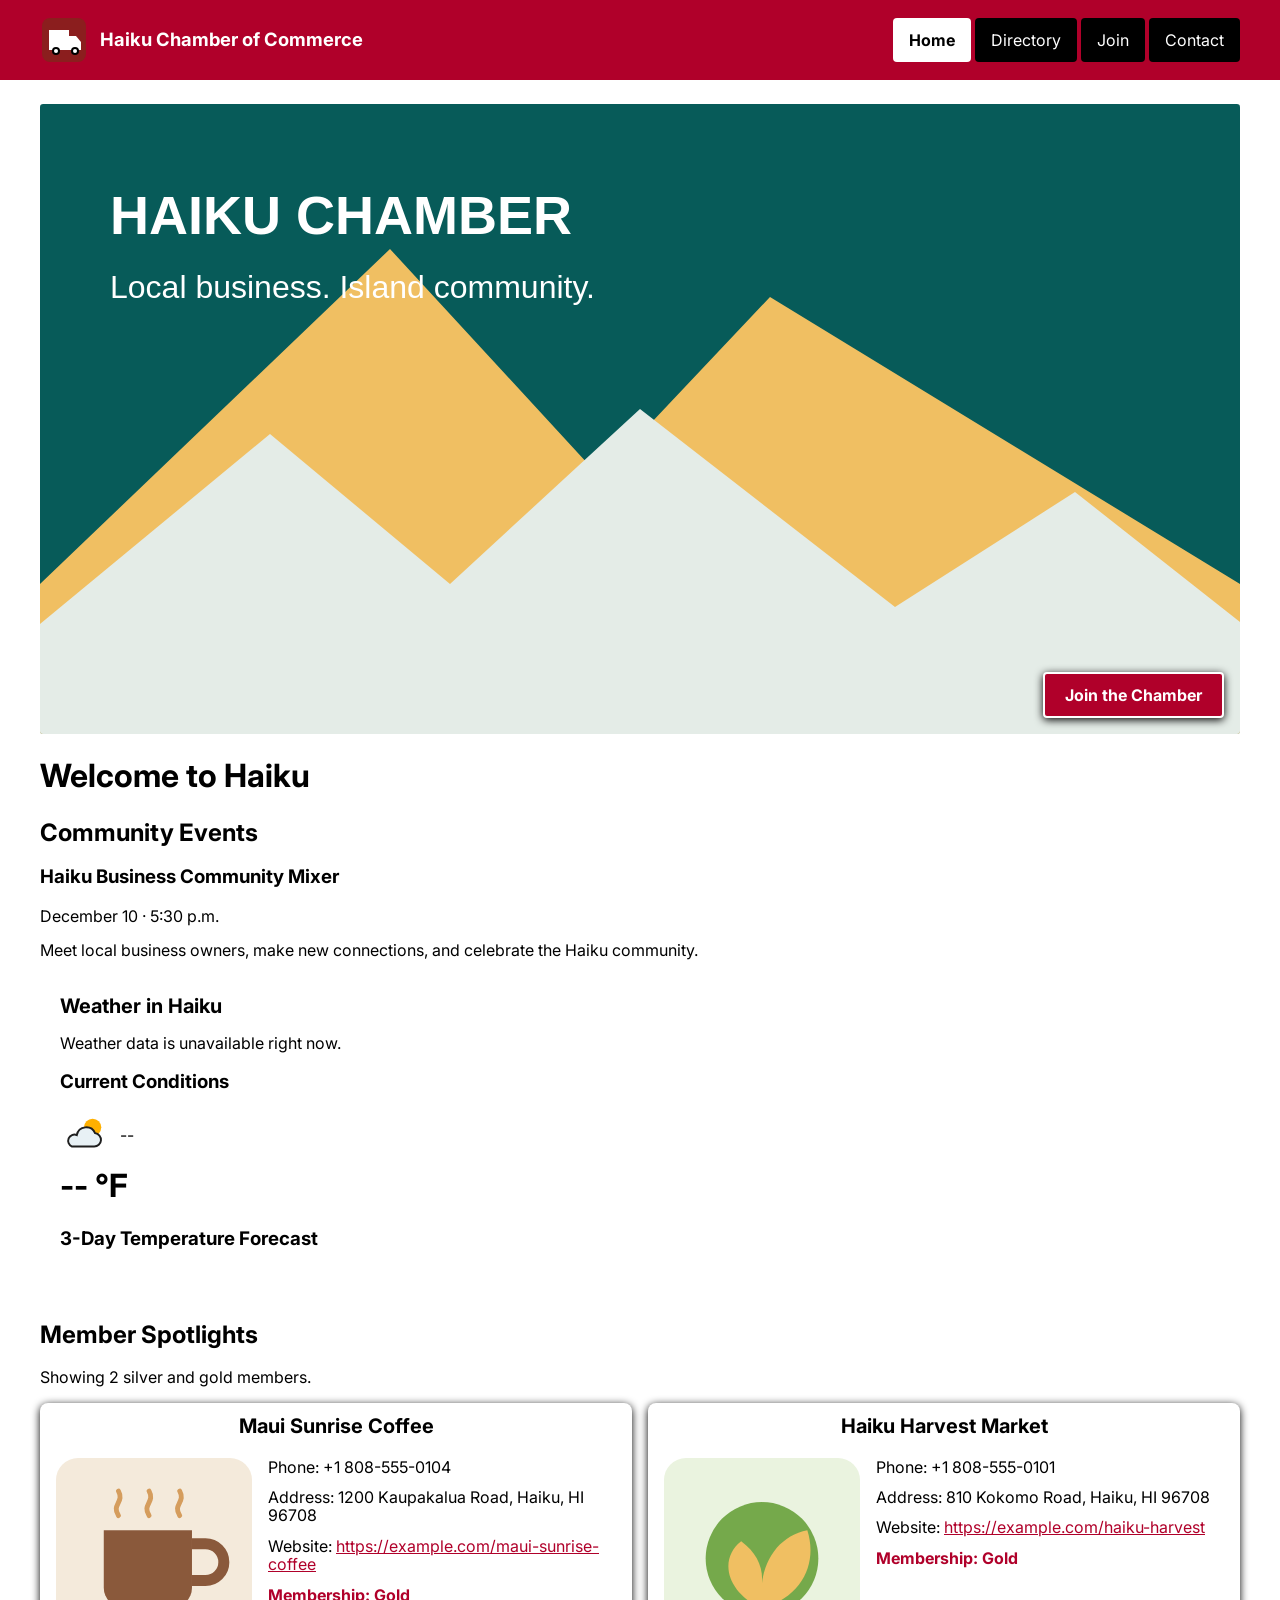
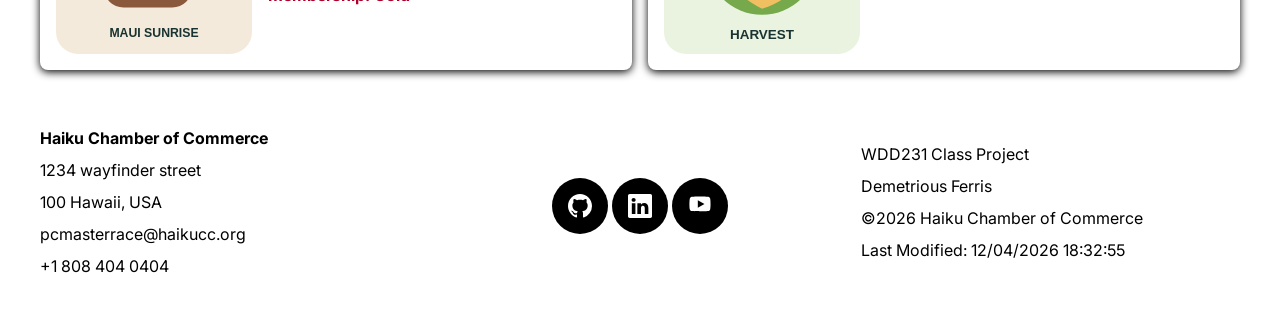
<file: chamber/index.html>
<!DOCTYPE html>
<html lang="en">

<head>
    <meta charset="UTF-8">
    <meta name="viewport" content="width=device-width, initial-scale=1.0">
    <title>Home - Haiku Chamber of Commerce</title>
    <meta name="author" content="Demetrious Ferris">
    <meta name="description"
        content="Discover local businesses, upcoming events, and community resources from the Haiku Chamber of Commerce on Maui.">
    <meta property="og:title" content="Chamber of Commerce - Haiku">
    <meta property="og:description"
        content="Discover local businesses, upcoming events, and community resources from the Haiku Chamber of Commerce on Maui.">
    <meta property="og:url" content="https://demetriusmferris-hue.github.io/wdd231/chamber/">
    <meta property="og:image"
        content="https://demetriusmferris-hue.github.io/wdd231/chamber/images/haiku-chamber-social.svg">
    <link rel="preload" href="data/members.json" as="fetch" type="application/json" crossorigin>
    <link rel="preload" href="images/haiku-chamber-social.svg" as="image" fetchpriority="high">
    <script type="module" src="scripts/index.js"></script>
    <link rel="stylesheet" href="styles/directory-normalize.css">
    <link rel="stylesheet" href="styles/directory.css">
    <link rel="stylesheet" href="styles/directory-larger.css">
    <link rel="icon" href="images/favicon.svg">
    <link rel="preconnect" href="https://fonts.googleapis.com">
    <link rel="preconnect" href="https://fonts.gstatic.com" crossorigin>
    <link rel="stylesheet"
        href="https://fonts.googleapis.com/css2?family=Fira+Sans&family=Inter:wght@400;700&display=swap">
</head>

<body>
    <header>
        <a class="site-brand" href="index.html">
            <img src="images/truck.svg" alt="">
            <span>Haiku Chamber of Commerce</span>
        </a>
        <button class="menu-toggle" type="button" aria-expanded="false" aria-controls="primary-navigation"
            aria-label="Toggle navigation">
            <span></span>
            <span></span>
            <span></span>
        </button>
        <nav id="primary-navigation">
            <a href="index.html" aria-current="page">Home</a>
            <a href="directory.html">Directory</a>
            <a href="join.html">Join</a>
            <a href="contact.html">Contact</a>
        </nav>
    </header>
    <main class="home-page">
        <div class="hero">
            <img src="images/haiku-chamber-social.svg"
                alt="Illustrated Maui mountains with the message: Local business. Island community."
                width="1200" height="630" fetchpriority="high">
            <a class="call-to-action" href="join.html">Join the Chamber</a>
        </div>
        <h1>Welcome to Haiku</h1>
        <div class="home-content-grid">
            <section class="home-events">
                <h2>Community Events</h2>
                <article class="event-card">
                    <h3>Haiku Business Community Mixer</h3>
                    <p><time datetime="2026-12-10T17:30">December 10 · 5:30 p.m.</time></p>
                    <p>Meet local business owners, make new connections, and celebrate the Haiku community.</p>
                </article>
            </section>
            <section class="weather-section" aria-labelledby="weather-heading">
                <h2 id="weather-heading">Weather in Haiku</h2>
                <p id="weather-status" role="status" aria-live="polite">Loading weather...</p>
                <div id="weather-current" class="weather-current">
                    <h3>Current Conditions</h3>
                    <figure class="weather-current-figure">
                        <img id="weather-icon" class="weather-icon"
                            src="images/weather-placeholder.svg" alt="Weather icon" width="100" height="100">
                        <figcaption id="weather-description">--</figcaption>
                    </figure>
                    <p class="weather-temperature"><span id="weather-temperature">--</span> °F</p>
                </div>
                <div id="weather-forecast-container">
                    <h3>3-Day Temperature Forecast</h3>
                    <ol id="weather-forecast" class="weather-forecast"></ol>
                </div>
            </section>
            <section class="spotlight-section" aria-labelledby="spotlight-heading">
                <h2 id="spotlight-heading">Member Spotlights</h2>
                <p id="spotlight-status" role="status" aria-live="polite">Loading featured chamber members...</p>
                <div id="spotlight-cards" class="spotlight-grid"></div>
            </section>
        </div>
    </main>
    <footer>
        <div class="footer-contact">
            <p class="footer-name">Haiku Chamber of Commerce</p>
            <p>1234 wayfinder street</p>
            <p>100 Hawaii, USA</p>
            <p>pcmasterrace@haikucc.org</p>
            <p>+1 808 404 0404</p>
        </div>
        <nav class="social-links" aria-label="Social links">
            <a href="https://github.com/demetriusmferris-hue/wdd231" aria-label="GitHub">
                <img src="images/github.svg" alt="">
            </a>
            <a href="https://www.linkedin.com/in/demetrious-ferris-4055b9359" aria-label="LinkedIn">
                <img src="images/linkedin.svg" alt="">
            </a>
            <a href="https://www.youtube.com/" aria-label="YouTube">
                <img src="images/youtube.svg" alt="">
            </a>
        </nav>
        <div class="footer-project">
            <p>WDD231 Class Project</p>
            <p>Demetrious Ferris</p>
            <p>©<span id="currentYear"></span> Haiku Chamber of Commerce</p>
            <p>Last Modified: <span id="lastModified"></span></p>
        </div>
    </footer>
</body>

</html>
</file>
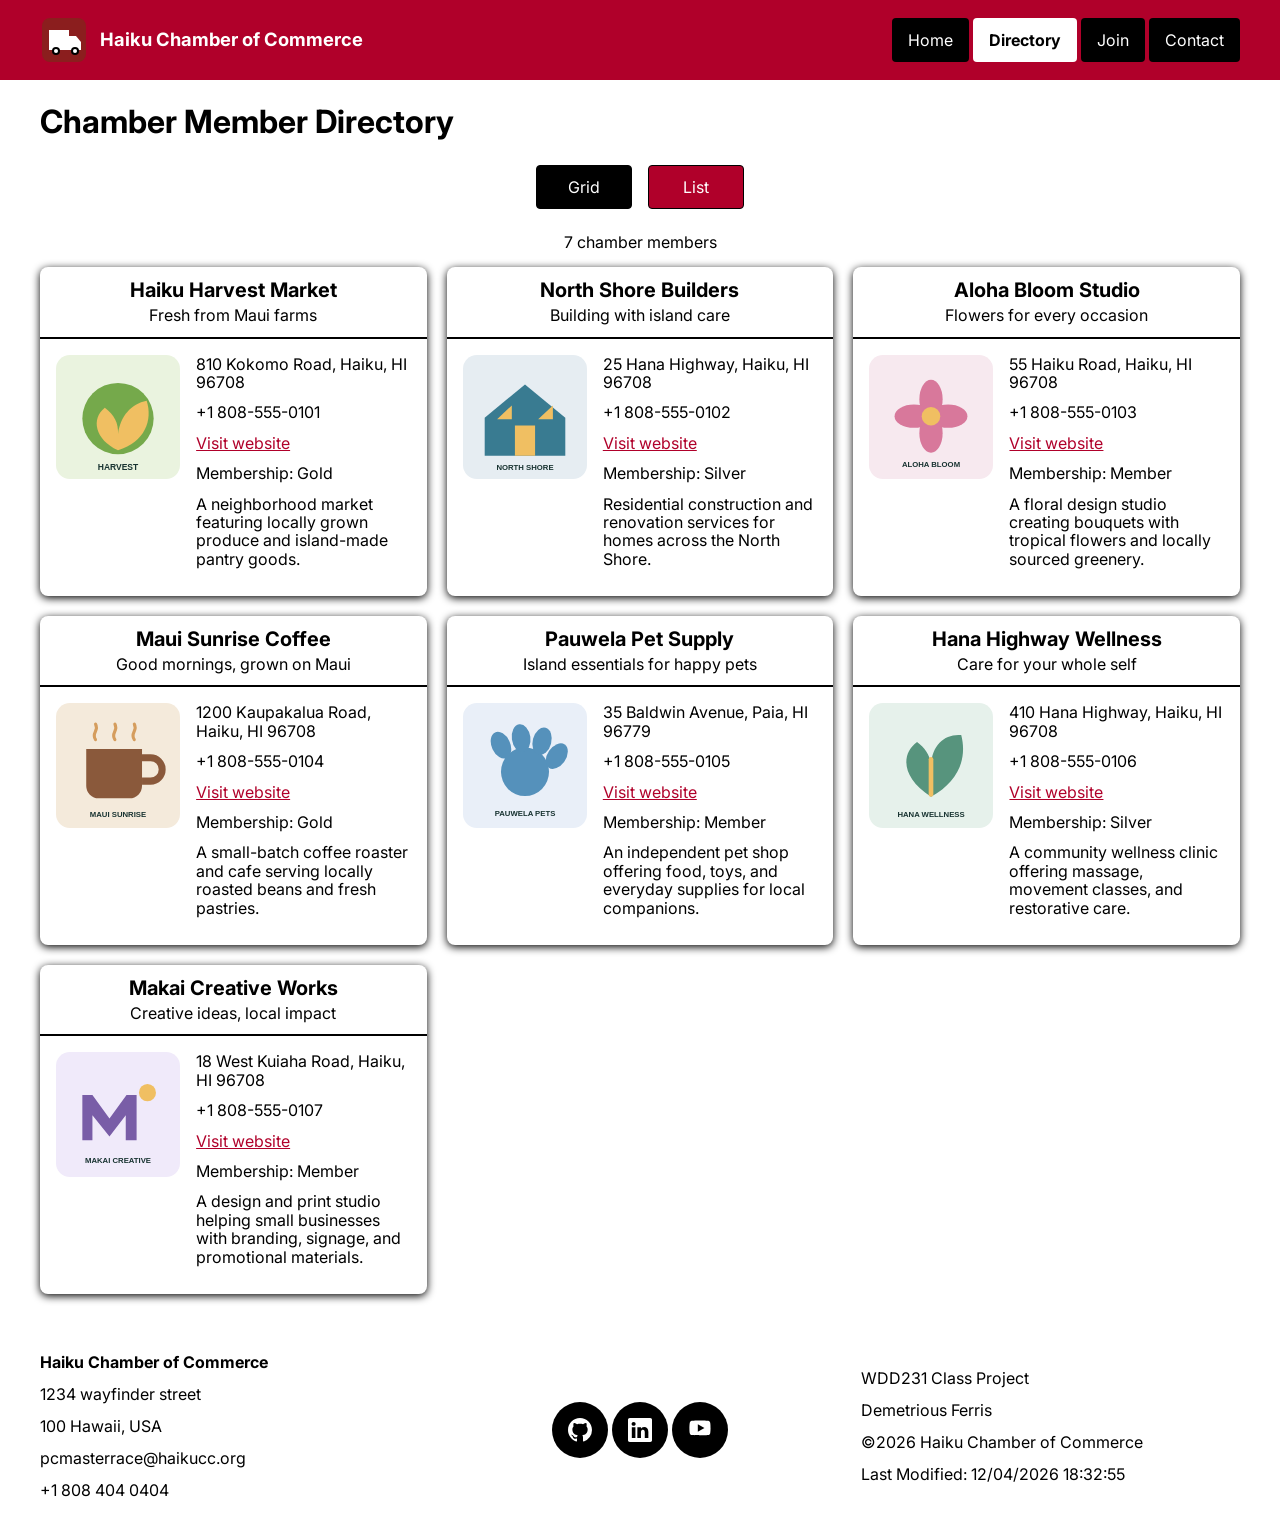
<file: chamber/directory.html>
<!DOCTYPE html>
<html lang="en">

<head>
    <meta charset="UTF-8">
    <meta name="viewport" content="width=device-width, initial-scale=1.0">
    <title>Member Directory - Haiku Chamber of Commerce</title>
    <meta name="author" content="Demetrious Ferris">
    <meta name="description"
        content="Browse Haiku Chamber of Commerce members, learn about local businesses, and find their contact information.">
    <meta property="og:title" content="Member Directory - Haiku Chamber of Commerce">
    <meta property="og:description"
        content="Browse Haiku Chamber of Commerce members, learn about local businesses, and find their contact information.">
    <meta property="og:url" content="https://demetriusmferris-hue.github.io/wdd231/chamber/directory.html">
    <meta property="og:image"
        content="https://demetriusmferris-hue.github.io/wdd231/chamber/images/haiku-chamber-social.svg">
    <link rel="preload" href="data/members.json" as="fetch" type="application/json" crossorigin>
    <link rel="preload" href="images/haiku-harvest.svg" as="image" fetchpriority="high">
    <script src="scripts/directory.js" defer></script>
    <link rel="stylesheet" href="styles/directory-normalize.css">
    <link rel="stylesheet" href="styles/directory.css">
    <link rel="stylesheet" href="styles/directory-larger.css">
    <link rel="icon" href="images/favicon.svg">
    <link rel="preconnect" href="https://fonts.googleapis.com">
    <link rel="preconnect" href="https://fonts.gstatic.com" crossorigin>
    <link rel="stylesheet"
        href="https://fonts.googleapis.com/css2?family=Fira+Sans&family=Inter:wght@400;700&display=swap">
</head>

<body>
    <header>
        <a class="site-brand" href="index.html">
            <img src="images/truck.svg" alt="">
            <span>Haiku Chamber of Commerce</span>
        </a>
        <button class="menu-toggle" type="button" aria-expanded="false" aria-controls="primary-navigation"
            aria-label="Toggle navigation">
            <span></span>
            <span></span>
            <span></span>
        </button>
        <nav id="primary-navigation">
            <a href="index.html">Home</a>
            <a href="directory.html" aria-current="page">Directory</a>
            <a href="join.html">Join</a>
            <a href="contact.html">Contact</a>
        </nav>
    </header>
    <main>
        <h1>Chamber Member Directory</h1>
        <div class="directory-controls" role="group" aria-label="Choose member directory layout">
            <button id="grid-view" type="button" aria-pressed="true" aria-controls="members">Grid</button>
            <button id="list-view" type="button" aria-pressed="false" aria-controls="members">List</button>
        </div>
        <p id="directory-status" class="directory-status" role="status" aria-live="polite">Loading members...</p>
        <section id="members" class="business-grid" aria-label="Chamber members"></section>
    </main>
    <footer>
        <div class="footer-contact">
            <p class="footer-name">Haiku Chamber of Commerce</p>
            <p>1234 wayfinder street</p>
            <p>100 Hawaii, USA</p>
            <p>pcmasterrace@haikucc.org</p>
            <p>+1 808 404 0404</p>
        </div>
        <nav class="social-links" aria-label="Social links">
            <a href="https://github.com/demetriusmferris-hue/wdd231" aria-label="GitHub">
                <img src="images/github.svg" alt="">
            </a>
            <a href="https://www.linkedin.com/in/demetrious-ferris-4055b9359" aria-label="LinkedIn">
                <img src="images/linkedin.svg" alt="">
            </a>
            <a href="https://www.youtube.com/" aria-label="YouTube">
                <img src="images/youtube.svg" alt="">
            </a>
        </nav>
        <div class="footer-project">
            <p>WDD231 Class Project</p>
            <p>Demetrious Ferris</p>
            <p>©<span id="currentYear"></span> Haiku Chamber of Commerce</p>
            <p>Last Modified: <span id="lastModified"></span></p>
        </div>
    </footer>
</body>

</html>
</file>
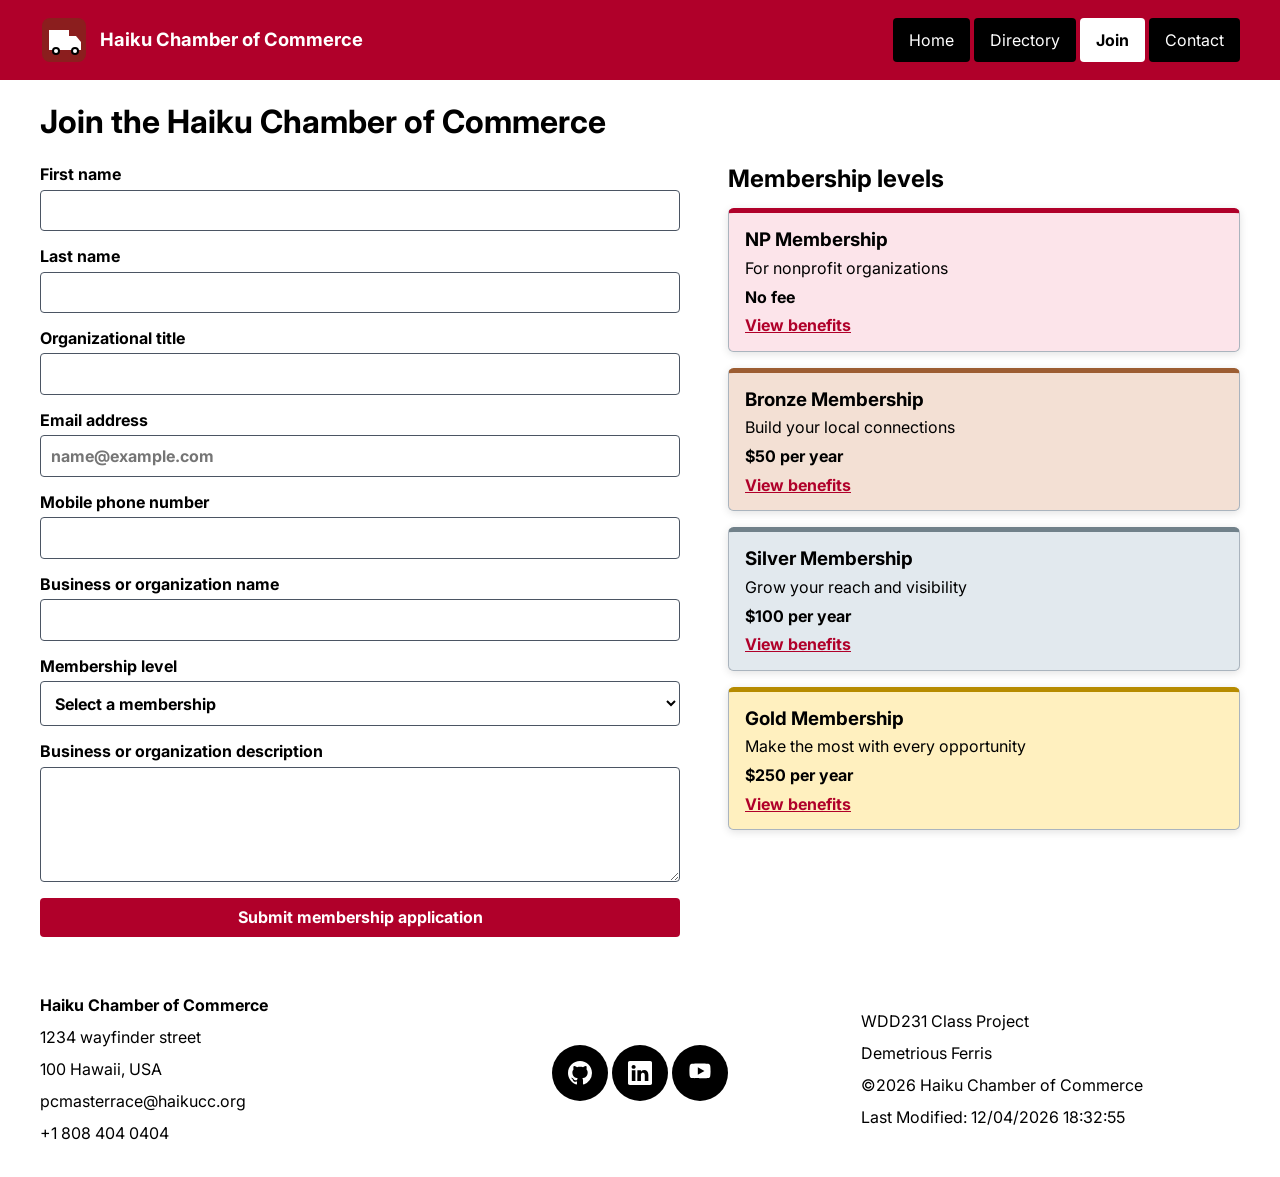
<file: chamber/join.html>
<!DOCTYPE html>
<html lang="en">

<head>
    <meta charset="UTF-8">
    <meta name="viewport" content="width=device-width, initial-scale=1.0">
    <title>Join the Haiku Chamber of Commerce</title>
    <meta name="author" content="Demetrious Ferris">
    <meta name="description"
        content="Apply to join the Haiku Chamber of Commerce and grow your local business network.">
    <meta property="og:title" content="Join the Haiku Chamber of Commerce">
    <meta property="og:description"
        content="Apply to join the Haiku Chamber of Commerce and grow your local business network.">
    <meta property="og:url" content="https://demetriusmferris-hue.github.io/wdd231/chamber/join.html">
    <meta property="og:image"
        content="https://demetriusmferris-hue.github.io/wdd231/chamber/images/haiku-chamber-social.svg">
    <script type="module" src="scripts/join.js"></script>
    <link rel="stylesheet" href="styles/directory-normalize.css">
    <link rel="stylesheet" href="styles/directory.css">
    <link rel="stylesheet" href="styles/directory-larger.css">
    <link rel="stylesheet" href="styles/join.css">
    <link rel="icon" href="images/favicon.svg">
    <link rel="preconnect" href="https://fonts.googleapis.com">
    <link rel="preconnect" href="https://fonts.gstatic.com" crossorigin>
    <link rel="stylesheet"
        href="https://fonts.googleapis.com/css2?family=Fira+Sans&family=Inter:wght@400;700&display=swap">
</head>

<body class="join-page">
    <header>
        <a class="site-brand" href="index.html">
            <img src="images/truck.svg" alt="">
            <span>Haiku Chamber of Commerce</span>
        </a>
        <button class="menu-toggle" type="button" aria-expanded="false" aria-controls="primary-navigation"
            aria-label="Toggle navigation">
            <span></span>
            <span></span>
            <span></span>
        </button>
        <nav id="primary-navigation">
            <a href="index.html">Home</a>
            <a href="directory.html">Directory</a>
            <a href="join.html" aria-current="page">Join</a>
            <a href="contact.html">Contact</a>
        </nav>
    </header>
    <main>
        <h1>Join the Haiku Chamber of Commerce</h1>
        <div class="join-layout">
            <form action="thankyou.html" method="get">
                <label>First name
                    <input type="text" id="first-name" name="firstName" autocomplete="given-name"
                        title="Enter your first name" required>
                </label>
                <label for="last-name">Last name
                    <input type="text" id="last-name" name="lastName" autocomplete="family-name"
                        title="Enter your last name" required>
                </label>
                <label for="organization-title">Organizational title
                    <input type="text" id="organization-title" name="organizationTitle"
                        autocomplete="organization-title" pattern="[A-Za-z \-]{7,}"
                        title="Use at least seven letters, spaces, or hyphens">
                </label>
                <label for="email">Email address
                    <input type="email" id="email" name="email" autocomplete="email"
                        placeholder="name@example.com" title="Enter a valid email address" required>
                </label>
                <label for="phone">Mobile phone number
                    <input type="tel" id="phone" name="phone" autocomplete="tel"
                        title="Enter your mobile phone number" required>
                </label>
                <label for="organization">Business or organization name
                    <input type="text" id="organization" name="organization"
                        autocomplete="organization" title="Enter your business or organization name" required>
                </label>
                <label for="membership">Membership level
                    <select id="membership" name="membership" title="Choose a membership level" required>
                        <option value="" selected disabled>Select a membership</option>
                        <option value="np">NP Membership (no fee)</option>
                        <option value="bronze">Bronze Membership</option>
                        <option value="silver">Silver Membership</option>
                        <option value="gold">Gold Membership</option>
                    </select>
                </label>
                <label for="description">Business or organization description
                    <textarea id="description" name="description" title="Describe your business or organization"
                        rows="5"></textarea>
                </label>
                <input type="hidden" id="timestamp" name="timestamp">
                <input class="join-submit" type="submit" value="Submit membership application">
            </form>

            <aside class="membership-section" aria-labelledby="membership-heading">
                <h2 id="membership-heading">Membership levels</h2>
                <div class="membership-cards">
                    <article class="membership-card membership-np">
                        <h3>NP Membership</h3>
                        <p>For nonprofit organizations</p>
                        <p class="membership-price">No fee</p>
                        <a href="#np-benefits" data-dialog="np-benefits">View benefits</a>
                    </article>
                    <article class="membership-card membership-bronze">
                        <h3>Bronze Membership</h3>
                        <p>Build your local connections</p>
                        <p class="membership-price">$50 per year</p>
                        <a href="#bronze-benefits" data-dialog="bronze-benefits">View benefits</a>
                    </article>
                    <article class="membership-card membership-silver">
                        <h3>Silver Membership</h3>
                        <p>Grow your reach and visibility</p>
                        <p class="membership-price">$100 per year</p>
                        <a href="#silver-benefits" data-dialog="silver-benefits">View benefits</a>
                    </article>
                    <article class="membership-card membership-gold">
                        <h3>Gold Membership</h3>
                        <p>Make the most with every opportunity</p>
                        <p class="membership-price">$250 per year</p>
                        <a href="#gold-benefits" data-dialog="gold-benefits">View benefits</a>
                    </article>
                </div>
            </aside>
        </div>
        <dialog id="np-benefits" aria-labelledby="np-benefits-heading">
            <h2 id="np-benefits-heading">NP Membership Benefits</h2>
            <p>For nonprofit organizations at no cost.</p>
            <ul>
                <li>Access to chamber networking events</li>
                <li>Community and nonprofit resource listings</li>
                <li>Invitations to nonprofit training sessions</li>
            </ul>
            <button class="dialog-close" type="button">Close</button>
        </dialog>
        <dialog id="bronze-benefits" aria-labelledby="bronze-benefits-heading">
            <h2 id="bronze-benefits-heading">Bronze Membership Benefits</h2>
            <p>$50 per year.</p>
            <ul>
                <li>All NP Membership benefits</li>
                <li>Business listing in the chamber directory</li>
                <li>Invitations to member networking events</li>
                <li>Discounted admission to chamber workshops</li>
            </ul>
            <button class="dialog-close" type="button">Close</button>
        </dialog>
        <dialog id="silver-benefits" aria-labelledby="silver-benefits-heading">
            <h2 id="silver-benefits-heading">Silver Membership Benefits</h2>
            <p>$100 per year.</p>
            <ul>
                <li>All Bronze Membership benefits</li>
                <li>Discounts on chamber event registrations</li>
                <li>One business spotlight on the chamber homepage each year</li>
                <li>Priority access to business training sessions</li>
            </ul>
            <button class="dialog-close" type="button">Close</button>
        </dialog>
        <dialog id="gold-benefits" aria-labelledby="gold-benefits-heading">
            <h2 id="gold-benefits-heading">Gold Membership Benefits</h2>
            <p>$250 per year.</p>
            <ul>
                <li>All Silver Membership benefits</li>
                <li>Two additional homepage business spotlights each year</li>
                <li>Complimentary admission for two to select chamber events</li>
                <li>Featured placement in the chamber directory</li>
                <li>One-on-one business development consultation</li>
            </ul>
            <button class="dialog-close" type="button">Close</button>
        </dialog>
    </main>
    <footer>
        <div class="footer-contact">
            <p class="footer-name">Haiku Chamber of Commerce</p>
            <p>1234 wayfinder street</p>
            <p>100 Hawaii, USA</p>
            <p>pcmasterrace@haikucc.org</p>
            <p>+1 808 404 0404</p>
        </div>
        <nav class="social-links" aria-label="Social links">
            <a href="https://github.com/demetriusmferris-hue/wdd231" aria-label="GitHub">
                <img src="images/github.svg" alt="">
            </a>
            <a href="https://www.linkedin.com/in/demetrious-ferris-4055b9359" aria-label="LinkedIn">
                <img src="images/linkedin.svg" alt="">
            </a>
            <a href="https://www.youtube.com/" aria-label="YouTube">
                <img src="images/youtube.svg" alt="">
            </a>
        </nav>
        <div class="footer-project">
            <p>WDD231 Class Project</p>
            <p>Demetrious Ferris</p>
            <p>©<span id="currentYear"></span> Haiku Chamber of Commerce</p>
            <p>Last Modified: <span id="lastModified"></span></p>
        </div>
    </footer>
</body>

</html>
</file>
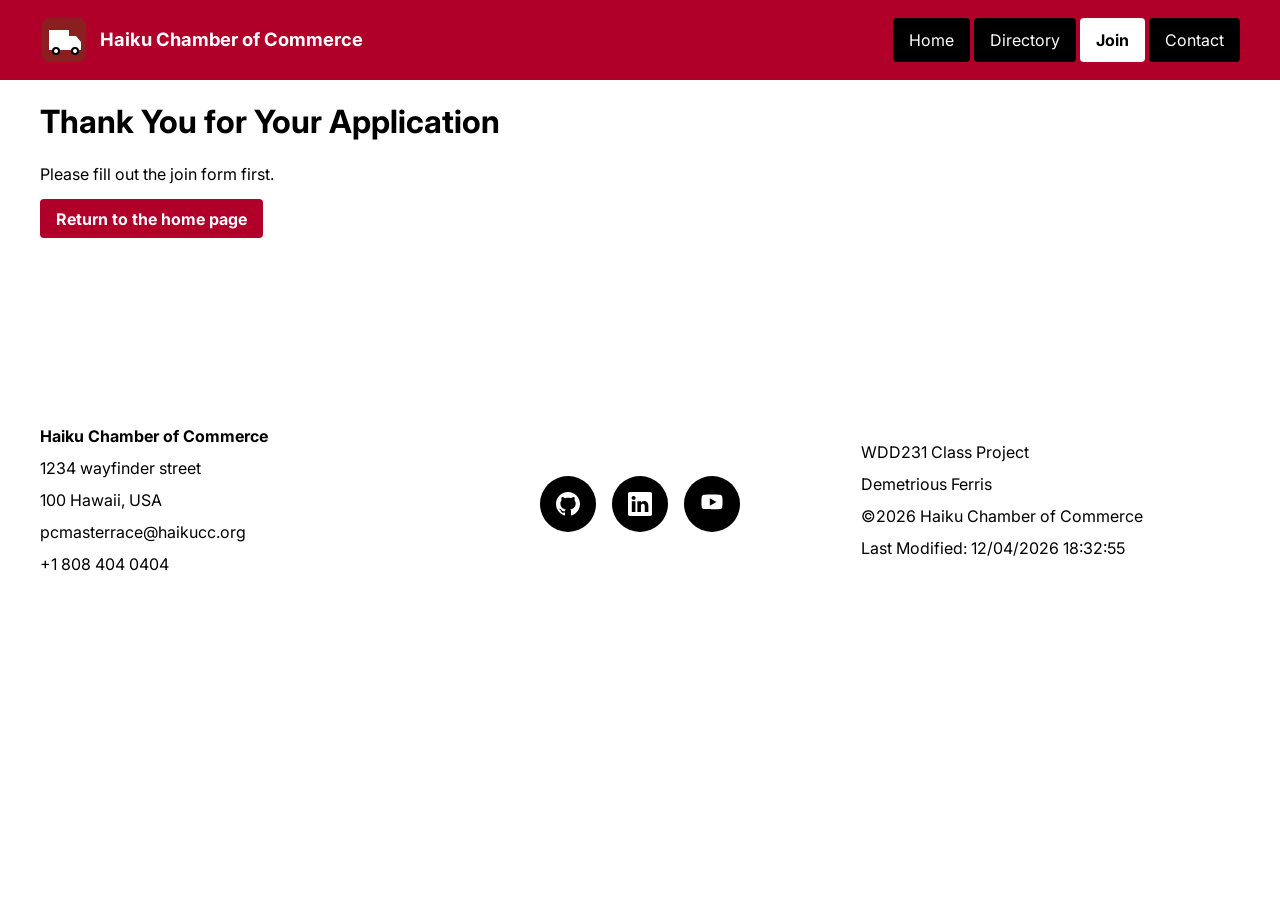
<file: chamber/thankyou.html>
<!DOCTYPE html>
<html lang="en">

<head>
    <meta charset="UTF-8">
    <meta name="viewport" content="width=device-width, initial-scale=1.0">
    <title>Thank You - Haiku Chamber of Commerce</title>
    <meta name="author" content="Demetrious Ferris">
    <meta name="description" content="Thank you for applying to join the Haiku Chamber of Commerce.">
    <meta property="og:title" content="Thank You - Haiku Chamber of Commerce">
    <meta property="og:description" content="Thank you for applying to join the Haiku Chamber of Commerce.">
    <meta property="og:url" content="https://demetriusmferris-hue.github.io/wdd231/chamber/thankyou.html">
    <meta property="og:image"
        content="https://demetriusmferris-hue.github.io/wdd231/chamber/images/haiku-chamber-social.svg">
    <script type="module" src="scripts/thankyou.js"></script>
    <link rel="stylesheet" href="styles/directory-normalize.css">
    <link rel="stylesheet" href="styles/directory.css">
    <link rel="stylesheet" href="styles/directory-larger.css">
    <link rel="stylesheet" href="styles/join.css">
    <link rel="icon" href="images/favicon.svg">
    <link rel="preconnect" href="https://fonts.googleapis.com">
    <link rel="preconnect" href="https://fonts.gstatic.com" crossorigin>
    <link rel="stylesheet"
        href="https://fonts.googleapis.com/css2?family=Fira+Sans&family=Inter:wght@400;700&display=swap">
</head>

<body class="join-page">
    <header>
        <a class="site-brand" href="index.html">
            <img src="images/truck.svg" alt="">
            <span>Haiku Chamber of Commerce</span>
        </a>
        <button class="menu-toggle" type="button" aria-expanded="false" aria-controls="primary-navigation"
            aria-label="Toggle navigation">
            <span></span>
            <span></span>
            <span></span>
        </button>
        <nav id="primary-navigation">
            <a href="index.html">Home</a>
            <a href="directory.html">Directory</a>
            <a href="join.html" aria-current="page">Join</a>
            <a href="contact.html">Contact</a>
        </nav>
    </header>
    <main>
        <h1>Thank You for Your Application</h1>
        <p id="submission-status" role="status" aria-live="polite"></p>
        <section id="submission-summary" class="submission-summary" aria-labelledby="summary-heading" hidden>
            <h2 id="summary-heading">Your membership application</h2>
            <dl>
                <div>
                    <dt>First name</dt>
                    <dd id="submitted-first-name"></dd>
                </div>
                <div>
                    <dt>Last name</dt>
                    <dd id="submitted-last-name"></dd>
                </div>
                <div>
                    <dt>Email address</dt>
                    <dd id="submitted-email"></dd>
                </div>
                <div>
                    <dt>Mobile phone number</dt>
                    <dd id="submitted-phone"></dd>
                </div>
                <div>
                    <dt>Business or organization</dt>
                    <dd id="submitted-organization"></dd>
                </div>
                <div>
                    <dt>Submitted on</dt>
                    <dd id="submitted-timestamp"></dd>
                </div>
            </dl>
        </section>
        <p><a class="thankyou-home-link" href="index.html">Return to the home page</a></p>
    </main>
    <footer>
        <div class="footer-contact">
            <p class="footer-name">Haiku Chamber of Commerce</p>
            <p>1234 wayfinder street</p>
            <p>100 Hawaii, USA</p>
            <p>pcmasterrace@haikucc.org</p>
            <p>+1 808 404 0404</p>
        </div>
        <nav class="social-links" aria-label="Social links">
            <a href="https://github.com/demetriusmferris-hue/wdd231" aria-label="GitHub">
                <img src="images/github.svg" alt="">
            </a>
            <a href="https://www.linkedin.com/in/demetrious-ferris-4055b9359" aria-label="LinkedIn">
                <img src="images/linkedin.svg" alt="">
            </a>
            <a href="https://www.youtube.com/" aria-label="YouTube">
                <img src="images/youtube.svg" alt="">
            </a>
        </nav>
        <div class="footer-project">
            <p>WDD231 Class Project</p>
            <p>Demetrious Ferris</p>
            <p>©<span id="currentYear"></span> Haiku Chamber of Commerce</p>
            <p>Last Modified: <span id="lastModified"></span></p>
        </div>
    </footer>
</body>

</html>
</file>
<file: chamber/styles/directory.css>
:root {
    color-scheme: only light;
    --color-primary: #B0002A;
    --color-dark: #000000;
    --color-grey: #1f1f1f;
    --color-light: #ffffff;
    --color-highlight: #B0002A;
    --color-accent: #FF829B;
    --color-clear: #ffffff00;
    --color-very-light: #ffffff;
    --color-shadow: #000000;
}

body {
    color: var(--color-dark);
    font-family: "Inter", "Fira Sans", Arial, sans-serif;
    background-color: var(--color-very-light);
}

header {
    display: grid;
    grid-template-columns: 1fr auto;
    align-items: center;
    gap: 0.75rem;
    padding: 0.75rem max(1rem, calc((100% - 1200px) / 2));
    background-color: var(--color-primary);
    color: var(--color-very-light)
}

.site-brand {
    display: flex;
    align-items: center;
    gap: 0.75rem;
    min-width: 0;
    color: var(--color-very-light);
    font-size: 1.15rem;
    font-weight: 700;
    text-decoration: none;
}

.site-brand img {
    width: 3rem;
    height: 3rem;
    object-fit: contain;
}

.menu-toggle {
    display: none;
    width: 2.75rem;
    height: 2.75rem;
    padding: 0.5rem;
    border: 1px solid var(--color-very-light);
    border-radius: 0.25rem;
    background: none;
    cursor: pointer;
}

.js .menu-toggle {
    display: block;
}

.menu-toggle span {
    display: block;
    height: 2px;
    margin: 5px 0;
    background: var(--color-very-light);
}

nav {
    grid-column: 1 / -1;
    display: flex;
    flex-direction: column;
    gap: 0.25rem;
}

.js nav:not(.is-open) {
    display: none;
}

nav a {
    display: block;
    padding: 0.75rem 1rem;
    border-radius: 0.25rem;
    background-color: var(--color-dark);
    color: var(--color-very-light);
    text-decoration: none;
}

nav a:hover {
    color: var(--color-highlight);
}

nav a:focus-visible,
.menu-toggle:focus-visible,
.social-links a:focus-visible {
    outline: 3px solid var(--color-highlight);
    outline-offset: 2px;
}

nav a[aria-current="page"] {
    background-color: var(--color-light);
    color: var(--color-dark);
    font-weight: 700;
}

main {
    width: calc(100% - 2rem);
    max-width: 1200px;
    min-height: 20rem;
    margin: 0 auto;
    padding: 1.5rem 0 2rem;
}

main h1 {
    margin: 0 0 1.5rem;
    font-size: 1.75rem;
}

.hero {
    position: relative;
    width: 100%;
    margin-bottom: 1.5rem;
}

.hero img {
    width: 100%;
    border-radius: 0.2rem;
}

.call-to-action {
    position: absolute;
    right: 1rem;
    bottom: 1rem;
    min-height: 2.75rem;
    display: inline-flex;
    align-items: center;
    justify-content: center;
    padding: 0.75rem 1.25rem;
    border: 2px solid var(--color-very-light);
    border-radius: 0.25rem;
    background-color: var(--color-primary);
    color: var(--color-very-light);
    font-weight: 700;
    text-decoration: none;
    box-shadow: 0 2px 8px var(--color-shadow);
}

.call-to-action:hover {
    background-color: var(--color-dark);
}

.call-to-action:focus-visible {
    outline: 3px solid var(--color-highlight);
    outline-offset: 3px;
}

.weather-section {
    margin-bottom: 2rem;
    padding: 1.25rem;
    border-radius: 0.5rem;
    background-color: var(--color-light);
}

.weather-section h2 {
    margin: 0 0 0.75rem;
    font-size: 1.25rem;
}

.weather-current {
    margin-bottom: 1.5rem;
}

.weather-current-figure {
    display: flex;
    align-items: center;
    gap: 0.75rem;
    margin: 0;
}

.weather-icon {
    width: 3rem;
    height: 3rem;
    object-fit: contain;
}

.weather-temperature {
    margin: 0.5rem 0 0;
    font-size: 2rem;
    font-weight: 700;
}

.weather-forecast {
    display: grid;
    grid-template-columns: 1fr;
    gap: 0.75rem;
    margin: 0;
    padding: 0;
    list-style: none;
}

.weather-forecast li {
    display: grid;
    gap: 0.4rem;
    padding: 0.9rem;
    border-radius: 0.35rem;
    background-color: var(--color-very-light);
}

.weather-forecast strong {
    font-size: 1.05rem;
}

.weather-section button {
    min-height: 2.5rem;
    padding: 0.5rem 1rem;
    border: 0;
    border-radius: 0.25rem;
    background-color: var(--color-primary);
    color: var(--color-very-light);
    font: inherit;
    cursor: pointer;
}

.weather-section button:focus-visible {
    outline: 3px solid var(--color-dark);
    outline-offset: 2px;
}

.spotlight-grid {
    display: grid;
    grid-template-columns: minmax(0, 1fr);
    gap: 1rem;
}

.spotlight-membership {
    color: var(--color-primary);
    font-weight: 700;
}

.directory-controls {
    display: flex;
    justify-content: center;
    gap: 1rem;
    margin: 0 0 1.5rem;
}

.directory-controls button {
    min-width: 6rem;
    min-height: 2.75rem;
    padding: 0.5rem 1rem;
    border: 1px solid var(--color-shadow);
    border-radius: 0.25rem;
    background-color: var(--color-primary);
    color: var(--color-very-light);
    font: inherit;
    cursor: pointer;
}

.directory-controls button:hover,
.directory-controls button[aria-pressed="true"] {
    background-color: var(--color-dark);
}

.directory-controls button:focus-visible {
    outline: 3px solid var(--color-highlight);
    outline-offset: 2px;
}

.directory-status {
    margin: 0 0 1rem;
    text-align: center;
}

.business-grid {
    display: grid;
    grid-template-columns: 1fr;
    gap: 1rem;
}

.business-card {
    overflow: hidden;
    border-radius: 0.5rem;
    background-color: var(--color-very-light);
    box-shadow: 0 2px 8px var(--color-shadow);
}

.business-card-heading {
    margin: 0;
    padding: 0.75rem 1rem 0.25rem;
    text-align: center;
    font-size: 1.25rem;
}

.business-card-tagline {
    margin: 0;
    padding: 0 1rem 0.75rem;
    border-bottom: 2px solid var(--color-dark);
    text-align: center;
}

.business-card-details {
    display: grid;
    grid-template-columns: minmax(0, 35%) minmax(0, 1fr);
    align-items: start;
    gap: 1rem;
    padding: 1rem;
}

.business-card-details > div {
    min-width: 0;
}

.business-card-logo {
    width: 100%;
    aspect-ratio: 1;
    object-fit: contain;
}

.business-card-details p {
    margin: 0 0 0.75rem;
    overflow-wrap: anywhere;
}

.business-list {
    grid-template-columns: 1fr;
}

.business-list .business-card {
    border-radius: 0;
    box-shadow: var(--color-shadow);
}

.business-list .business-card:nth-child(even) {
    background-color: var(--color-light);
}

.business-card-details a {
    color: var(--color-primary);
}

.business-card-details a:focus-visible {
    outline: 3px solid var(--color-primary);
    outline-offset: 2px;
}

footer {
    display: grid;
    grid-template-columns: 1fr;
    gap: 1.5rem;
    padding: 1.5rem max(1rem, calc((100% - 1200px) / 2));
    background-color: var(--color-light);
    color: var(--color-dark);
}

footer p {
    margin: 0 0 0.5rem;
    line-height: 1.5;
}

.footer-name {
    font-weight: 700;
}

.social-links {
    display: flex;
    align-items: center;
    justify-content: center;
    gap: 1rem;
}

.social-links a {
    display: flex;
    width: 3.5rem;
    height: 3.5rem;
    align-items: center;
    justify-content: center;
    border-radius: 50%;
    background-color: var(--color-dark);
}

.social-links img {
    width: 2rem;
    height: 2rem;
    object-fit: contain;
}

.footer-project {
    align-self: center;
}

.js nav.is-open {
    display: flex;
    color: var(--color-very-light);
}

@media screen and (min-width: 23.25rem) {
    .weather-forecast {
        grid-template-columns: repeat(2, 1fr);
    }
}
</file>
<file: chamber/styles/directory-larger.css>
@media screen and (min-width: 48rem) {
    header {
        grid-template-columns: 1fr auto;
        gap: 1.5rem;
        padding-block: 1rem;
    }

    main h1 {
        font-size: 2rem;
    }

    .js .menu-toggle {
        display: none;
    }

    nav,
    .js nav:not(.is-open) {
        grid-column: auto;
        display: flex;
        flex-direction: row;
        align-items: center;
        gap: 0.25rem;
    }

    nav a {
        min-height: 2.75rem;
        display: flex;
        align-items: center;
        justify-content: center;
    }

    .business-grid {
        grid-template-columns: repeat(3, 1fr);
        gap: 1.25rem;
    }

    .weather-forecast {
        grid-template-columns: repeat(3, 1fr);
    }

    .spotlight-grid {
        grid-template-columns: repeat(2, minmax(0, 1fr));
    }

    .spotlight-grid.spotlight-count-3 {
        grid-template-columns: repeat(3, minmax(0, 1fr));
    }

    footer {
        grid-template-columns: repeat(3, 1fr);
        align-items: center;
        gap: 2rem;
    }

    @media screen and (min-width: 56.25rem) {
        main h1 {
            font-size: 2.25rem;
        }
    }

    .social-links {
        justify-content: center;
    }
}

@media screen and (min-width: 56rem) {
    main h1 {
        font-size: 2rem;
    }
}
</file>
<file: chamber/styles/join.css>
.join-page {
    --form-border: #4b5563;
    --card-border: #aab4be;
    --card-shadow: rgba(0, 0, 0, 0.12);
    --card-hover-shadow: rgba(0, 0, 0, 0.2);
    --br: #9c5d32;
    --si: #71818a;
    --gl: #b68b00;
    --dialog-backdrop: rgba(0, 0, 0, 0.55);
    --membership-np: #fce4ea;
    --membership-br: #f3e0d4;
    --membership-si: #e2e9ee;
    --membership-gl: #fff0bf;
}

.join-layout {
    display: grid;
    gap: 2rem;
}

.join-layout form {
    display: grid;
    gap: 1rem;
}

.join-layout form>label {
    display: grid;
    font-weight: 700;
    gap: 0.4rem;
}

.join-layout input,
.join-layout select,
.join-layout textarea {
    padding: 0.65rem;
    width: 100%;
    border: 1px solid var(--form-border);
    background-color: var(--color-very-light);
    color: var(--color-dark);
    border-radius: 0.25rem;
    font: inherit;
}

.join-layout textarea {
    resize: vertical;
}

.join-layout .join-submit {
    background-color: var(--color-primary);
    color: var(--color-very-light);
    border: 0;
    cursor: pointer;
    font-weight: 700;
}

.membership-section h2 {
    margin: 0 0 1rem;
}

.membership-cards {
    display: grid;
    gap: 1rem;
}

.membership-card {
    background-color: var(--membership, var(--color-very-light));
    color: var(--color-dark);
    padding: 1rem;
    border: 1px solid var(--card-border);
    border-top: 0.35rem solid var(--color-primary);
    border-radius: 0.35rem;
    box-shadow: 0 2px 8px var(--card-shadow);
    animation:
        fadeIn 1s ease var(--membership-delay, 0s) both,
        membershipColorReveal 1.6s ease-out var(--membership-delay, 0s) both;
    transition: box-shadow 180ms ease;
}

.membership-card:hover {
    box-shadow: 0 5px 14px var(--card-hover-shadow);
}

@keyframes fadeIn {
    from {
        opacity: 0;
    }

    to {
        opacity: 1;
    }
}

.membership-np {
    --membership: var(--membership-np);
    --membership-delay: 0s;
}

.membership-bronze {
    --membership: var(--membership-br);
    --membership-delay: 0.12s;
    border-top-color: var(--br);
}

.membership-silver {
    --membership: var(--membership-si);
    --membership-delay: 0.24s;
    border-top-color: var(--si);
}

.membership-gold {
    --membership: var(--membership-gl);
    --membership-delay: 0.36s;
    border-top-color: var(--gl);
}

@keyframes membershipColorReveal {
    from {
        background-color: var(--color-very-light);
    }

    to {
        background-color: var(--membership);
    }
}

@media (prefers-reduced-motion: reduce) {
    .membership-card {
        animation: none;
    }
}

.membership-card h3 {
    margin: 0 0 0.5rem;
}

.membership-card p {
    margin-bottom: 0.65rem;
    margin-top: 0;
}

.membership-card .membership-price {
    font-weight: 700;
}

.membership-card a {
    font-weight: 700;
    color: var(--color-primary);
}

dialog {
    padding: 1.5rem;
    border: 2px solid var(--color-primary);
    border-radius: 0.5rem;
    background-color: var(--color-very-light);
    color: var(--color-dark);
    width: 90%;
    max-width: 34rem;
    max-height: 85vh;
}

dialog::backdrop {
    background-color: var(--dialog-backdrop);
}

dialog h2 {
    margin-top: 0;
}

dialog li {
    margin-bottom: 0.5rem;
}

.dialog-close {
    background-color: var(--color-primary);
    color: var(--color-very-light);
    padding: 0.5rem 1rem;
    border: 0;
    border-radius: 0.25rem;
    font: inherit;
    cursor: pointer;
}

.submission-summary {
    background-color: var(--color-light);
    padding: 1.5rem;
    border-left: 0.4rem solid var(--color-primary);
    border-radius: 0.35rem;
    max-width: 46rem;
    margin: 1.5rem 0;
}

.submission-summary h2 {
    margin-top: 0;
}

.submission-summary dl {
    display: grid;
    gap: 0.75rem;
    margin: 0;
}

.submission-summary dl>div {
    display: grid;
    border-bottom: 1px solid var(--card-border);
    padding-bottom: 0.75rem;
    gap: 0.25rem;
}

.submission-summary dt {
    font-weight: 700;
}

.submission-summary dd {
    margin: 0;
    overflow-wrap: break-word;
}

.thankyou-home-link {
    background-color: var(--color-primary);
    color: var(--color-very-light);
    display: inline-flex;
    align-items: center;
    padding: 0.65rem 1rem;
    border-radius: 0.25rem;
    font-weight: 700;
    text-decoration: none;
}

.join-layout input:focus-visible,
.join-layout select:focus-visible,
.join-layout textarea:focus-visible {
    outline: 3px solid var(--color-primary);
    outline-offset: 2px;
}

@media screen and (min-width: 48rem) {
    .join-layout {
        grid-template-columns: 1fr 0.8fr;
        align-items: start;
        gap: 3rem;
    }

    .membership-cards {
        grid-template-columns: 1fr;
    }
}
</file>
